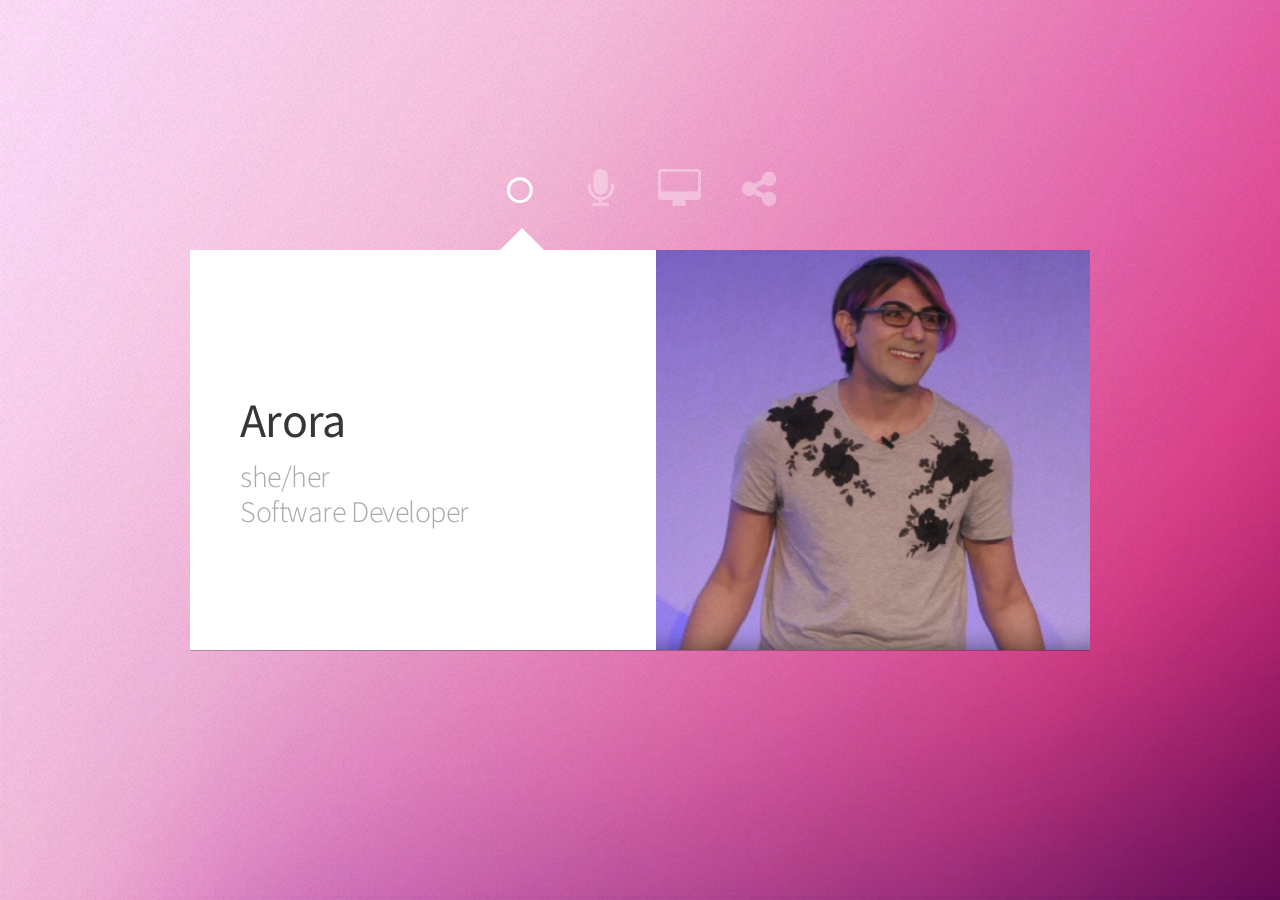
<file: index.html>
<!DOCTYPE HTML>
<!--
	Astral by HTML5 UP
	html5up.net | @ajlkn
	Free for personal and commercial use under the CCA 3.0 license (html5up.net/license)
-->
<html>
	<head>
		<title>Arora</title>
		<meta charset="utf-8" />
		<meta name="viewport" content="width=device-width, initial-scale=1" />
		<!--[if lte IE 8]><script src="assets/js/ie/html5shiv.js"></script><![endif]-->
		<link rel="stylesheet" href="assets/css/main.css" />
		<noscript><link rel="stylesheet" href="assets/css/noscript.css" /></noscript>
		<!--[if lte IE 8]><link rel="stylesheet" href="assets/css/ie8.css" /><![endif]-->

		<meta name="theme-color" content="#bca0d5"/>
		<link rel="manifest" href="/manifest.json">
		<meta property="og:image" content="images/previewimg.png">

		<meta name="twitter:card" content="summary_large_image">
<meta name="twitter:site" content="@AroraXD">
<meta name="twitter:creator" content="@AroraXD">
<meta name="twitter:title" content="Arora">
<meta name="twitter:description" content="Developer Advocate - Hacker - Community Builder">
<meta name="twitter:image" content="https://rawgit.com/uveavanto/uveavanto.github.io/master/images/previewimg.png">

		<script>
		//This is the "Offline copy of pages" service worker
		//Add this below content to your HTML page, or add the js file to your page at the very top to register sercie worker
		if (navigator.serviceWorker.controller) {
  		console.log('[PWA Builder] active service worker found, no need to register')
		} else {
  	//Register the ServiceWorker
  	navigator.serviceWorker.register('sw.js', {
    	scope: './'
  	}).then(function(reg) {
    	console.log('Service worker has been registered for scope:'+ reg.scope);
  	});
	}




		</script>

	</head>
	<body>

		<!-- Wrapper-->
			<div id="wrapper">

				<!-- Nav -->
					<nav id="nav">
						<a href="#me" class="icon fa-genderless  active"><span>Me</span></a>
						<a href="#talks" class="icon fa-microphone"><span>Talks</span></a>
						<a href="#work" class="icon fa-desktop"><span>Projects</span></a>
						<a href="#contact" class="icon  fa-share-alt"><span>Social Media</span></a>
					</nav>

				<!-- Main -->
					<div id="main">

						<!-- Me -->
							<article id="me" class="panel">
								<header>
									<h1>Arora</h1>
									<p>she/her
										<br>Software Developer
									</p>

								</header>

								<a href="https://twitter.com/AroraXD" class="jumplink pic">
									<img src="images/me.jpg" > </img>
								</a>
							</article>


								<!-- Talks -->
									<article id="talks" class="panel">
										<header>
											<h2>Talks and Workshops</h2>
										</header>

										<p>
											Arora is a web/mobile Developer. She loves hacking all types of tech together and encouraging inclusivity in the tech community. Her favourite colour is #b19cd9 and will put the ✨ emoji everywhere unless stopped.
										</p>
										<!---
										<h3>Upcoming</h3>

										<table style="width:100%">
										  <tr>
												<th>Date</th>
										    <th>Topic</th>
										    <th>Event</th>
										  </tr>



										</table>
									-->

										<h3>Past</h3>

										<table style="width:100%">
											<tr>
												<th>Date</th>
												<th>Topic</th>
												<th>Event</th>
												<th>Slides/Video</th>
											</tr>

											<tr>
												<td>21/03/19</td>
										    <td>Transgender Day of Visibility Panel</td>
										    <td><a href="https://www.eventbrite.co.uk/e/accenture-international-transgender-day-of-visibility-panel-event-tickets-55592605981#">Pride at Accenture</a></td>
										  </tr>

											<tr>
												<td>07/12/18</td>
										    <td>Creating Facts from Fiction using Twitter bots</td>
										    <td><a href="https://www.tate.org.uk/whats-on/tate-britain/late/late-tate-britain/truth">Tate Britain</a></td>
												<td><a href="https://tinyurl.com/yddql4vf">slides</a></td>
										  </tr>

											<tr>
												<td>23/10/18</td>
										    <td>Destroying Social Norms in Tech:Organising events no one will</td>
										    <td><a href="https://ti.to/kim.crayton.llc/causeascene-conference-London">#causeascene Conference - London</a></td>
												<td><a href="https://docs.google.com/presentation/d/1DR5OYaEZ2G-UbP7PMm8pWMWKlxKb0_clNoL4t-knpIo/edit?usp=sharing">slides</a></td>
										  </tr>

											<tr>
										    <td>10/05/18</td>
										    <td>Let's build a Progressive Web App</td>
										    <td><a href="https://deltavconf.com/">Delta V Conference</a></td>
												<td><a href="https://goo.gl/jxLx2t">slides</a> <a href="	https://youtu.be/oCjDpObOZPM">video</a></td>
										  </tr>

											<tr>
												<td>06/03/18</td>
												<td>The Story of VR</td>
												<td><a href="http://technight.london//">TechNightLondon</a></td>
												<td><a href="https://goo.gl/yhkpta">slides</a></td>
											</tr>

											<tr>
										    <td>09/02/18</td>
										    <td>Inclusivity in tech panel</td>
										    <td>Kingston LGBTQ month</td>
												<td><a href="https://twitter.com/uveavanto/status/962012185688907776">tweet</a></td>
										  </tr>

											<tr>
												<td>26/01/18</td>
												<td>WebVR and how we can use it</td>
												<td><a href="https://www.eventbrite.co.uk/e/global-game-jam-2018-at-goldsmiths-tickets-41139898544#/">Goldsmiths Global Game Jam 2018</a></td>
												<td><a href="https://goo.gl/tWnm3r">slides</a></td>
											</tr>

											<tr>
										    <td>08/12/17</td>
										    <td>Generative Stories & Twitter Bots</td>
										    <td><a href="https://www.facebook.com/events/148657912432871/">Hacksmiths Workshop</a></td>
												<td><a href="https://goo.gl/XAjohc">slides</a></td>
										  </tr>

											<tr>
										 	 <td>30/11/17</td>
										 	 <td>Intro to WebVR</td>
										 	 <td><a href="https://www.meetup.com/ai-club/events/244942053/">AI Club for Gender Minorities! </a></td>
										 		<td> <a href="https://goo.gl/hZAU39">slides</a> </td>
										  </tr>

											<tr>
												<td>25/11/17</td>
										    <td>Intimate WebVR (Workshop)</td>
										    <td><a href="http://goldsmiths.tech/sex">Sex Tech Hack 2</a></td>
												<td> <a href="https://goo.gl/6PWeuq">slides</a> </td>
										  </tr>
											<tr>
												<td>31/10/17</td>
												<td>Spooky PWA Workshop</td>
												<td><a href="https://skillsmatter.com/meetups/9942-a-workshop-in-pwa-progressive-web-apps">JS Monthly<a></td>
                          <td><a href="https://goo.gl/8ESfr2">slides</a> <a href="https://skillsmatter.com/skillscasts/10875-a-workshop-in-pwa-progressive-web-apps">video</a> <a href="https://glitch.com/~cobweb">materials</a></td>
											</tr>
											<tr>
												<td>28/10/17</td>
												<td>Lets build a PWA (Workshop)</td>
												<td><a href="https://mozillafestival.org">Mozfest</a></td>
												<td><a href="https://goo.gl/gBe8dw">slides</a> <a href="https://glitch.com/~mozfest-pwa">materials</a></td>
											</tr>
											<tr>
												<td>18/10/17</td>
												<td>VR Tranquilitie</td>
												<td><a href="http://www.smarttextilessalon.com">Smart Textiles Salon</a></td>
												<td><a href="https://twitter.com/uveavanto/status/920652218356842496">tweet</a></td>
											</tr>
											<tr>
												<td>12/10/17</td>
												<td>Spooky Scary WebVR</td>
												<td><a href="https://www.eventbrite.com/e/fusion-meetup-birmingham-october-2017-tickets-37807554413">Fusion Meetup</a></td>
												<td><a href="https://goo.gl/GDkozh">slides</a></td>
											</tr>
											<tr>
												<td>28/09/17</td>
												<td>Destroying Social Norms in Tech</td>
												<td><a href="https://www.meetup.com/Queer-Code-London/events/242437220/">Queer Code London</a></td>
												<td><a href="https://goo.gl/X7ghzZ">slides</a></td>
											</tr>
											<tr>
												<td>23/09/17</td>
												<td>Intro to Making WebVR Games Workshop</td>
												<td><a href="http://hackthemidlands.co.uk">HackTheMiddlands</a></td>
												<td><a href="https://goo.gl/BhYtga">slides</a></td>
											</tr>
											<tr>
												<td>20/09/17</td>
												<td>Let's build a PWA</td>
												<td>Samsung Web Tech Conf</td>
											</tr>
											<tr>
												<td>16/09/17</td>
												<td>Destroying Social Norms in Tech</td>
												<td><a href="https://hackcon.mlh.io/events/europe/">Hackcon</a></td>
												<td><a href="https://goo.gl/6QDndC">slides</a></td>
											</tr>
											<tr>
												<td>07/09/17</td>
												<td>WebVR and how we can use it</td>
												<td><a href="https://www.eventbrite.co.uk/e/code-club-back-to-school-meetup-london-tickets-37062588199">Code Club London</a></td>
												<td><a href="https://goo.gl/vVY8Ts">slides</a></td>
											</tr>
											<tr>
												<td>05/09/17</td>
												<td>Let's Build a PWA: Potions, Spells and Tools</td>
												<td><a href="https://www.meetup.com/London-Progressive-Web-Apps/events/240907287/">PWA Meetup</a></td>
												<td><a href="https://goo.gl/e8DrAa">slides</a></td>
											</tr>
											<tr>
												<td>22/08/17</td>
												<td>WebVR: Connecting people, pandas and you</td>
												<td><a href="https://www.meetup.com/js-monthly/events/242026825/">JS Monthly</a></td>
												<td><a href="https://goo.gl/J9h8Ms">slides</a> <a href="https://pusher.com/sessions/meetup/js-monthly-london/webvr-connecting-people-pandas-and-you">video</a></td>
											</tr>
											<tr>
												<td>19/08/17</td>
												<td>What is WebVR? How can I use it?</td>
												<td><a href="https://www.meetup.com/Queer-Code-London/events/241463229/">Queer Code London</a></td>
												<td><a href="https://goo.gl/DzPq2M">slides</a></td>
											</tr>
											<tr>
												<td>06/08/17</td>
												<td>Destroying Social Norms in Tech</td>
												<td><a href="https://sites.grenadine.co/sites/nineworlds/en/2017/schedule/882/Shitting+on+Social+Norms+in+Tech%3A+Organizing+Events+No-One+Else+Will">Nineworlds</a></td>
												<td><a href="https://goo.gl/rj45Jz">slides</a></td>
											</tr>
											<tr>
												<td>29/07/17</td>
												<td>Opening/Closing Talks</td>
												<td><a href="https://nonbinary.tech">Non Binary in Tech</a></td>
											</tr>
											<tr>
												<td>05/07/17</td>
												<td>How is WebVR Currently Used</td>
												<td><a href="https://www.meetup.com/WebXR-Paris/events/240575459/">WebXR Paris</a></td>
												<td><a href="https://goo.gl/8MbrBZ">slides</a></td>
											</tr>
											<tr>
												<td>26/06/17</td>
												<td>Making WebVR Games</td>
												<td><a href="https://www.codebar.io">CodeBar</a></td>
												<td><a href="https://goo.gl/gf8Quq">slides</a></td>
											</tr>
											<tr>
												<td>22/02/17</td>
												<td>Generative Stories & Twitter Bots</td>
												<td><a href="https://www.facebook.com/events/1405606162804906/">Hacksmiths</a></td>
												<td><a href="https://goo.gl/0ruzcr">slides</a></td>
											</tr>

										</table>

									</article>

						<!-- Work -->
							<article id="work" class="panel">
								<header>
									<h2>Projects</h2>
								</header>
								<section>
									<div class="row">

										<div class="4u 12u$(mobile)">
											<a href="https://www.net-a-porter.com" class="image fit" target="_blank"><img src="images/nap.jpg" alt=""></a>
										</div>
										<div class="4u 12u$(mobile)">
											<a href="https://www.mrporter.com" class="image fit" target="_blank"><img src="images/mrp.jpg" alt=""></a>
										</div>
										<div class="4u$ 12u$(mobile)">
											<a href="https://www.theoutnet.com" class="image fit" target="_blank"><img src="images/ton.jpg" alt=""></a>
										</div>

										<div class="6u 12u$(mobile)">
											<a href="https://apps.apple.com/gb/app/net-a-porter-designer-clothes/id318597939" class="image fit" target="_blank"><img src="images/nap-app.png" alt=""></a>
										</div>
										<div class="6u$ 12u$(mobile)">
											<a href="https://apps.apple.com/gb/app/mr-porter-luxury-fashion/id481673241" class="image fit" target="_blank"><img src="images/mrp-app.png" alt=""></a>
										</div>


										<div class="3u 12u$(mobile)">
											<a href="https://glitch.com/~trans-gp-finder" class="image fit" target="_blank"><img src="images/gp-finder.jpg" alt=""></a>
										</div>
										<div class="3u 12u$(mobile)">
											<a href="https://glitch.com/~hungry-pandas2" class="image fit" target="_blank"><img src="images/hungrypandas.png" alt=""></a>
										</div>
										<div class="3u 12u$(mobile)">
											<a href="https://glitch.com/~spooky-webvr" class="image fit" target="_blank"><img src="images/spooky.png" alt=""></a>
										</div>
										<div class="3u$ 12u$(mobile)">
											<a href="https://glitch.com/~dragonites" class="image fit" target="_blank"><img src="images/dragonites.png" alt=""></a>
										</div>
										<div class="2u 12u$(mobile)">
											<a href="https://apps.facebook.com/trailblazergame/" class="image fit" target="_blank"><img src="images/trailblazer2.png" alt=""></a>
										</div>
										<div class="2u 12u$(mobile)">
											<a href="http://eireniart.uk/fiscafe/" class="image fit" target="_blank"><img src="images/fiscafe_icon.png" alt=""></a>
										</div>
										<div class="2u 12u$(mobile)">
											<a href="https://devpost.com/software/blush" class="image fit" target="_blank"><img src="images/blush.jpg" alt=""></a>
										</div>
										<div class="2u 12u$(mobile)">
											<a href="https://aroraxd.itch.io/monster-rush" class="image fit" target="_blank"><img src="images/monsterrush_icon.png" alt=""></a>
										</div>
										<div class="2u 12u$(mobile)">
											<a href="https://play.google.com/store/apps/details?id=com.GP3.DrawnDefence" class="image fit" target="_blank"><img src="images/scribble_icon.png" alt=""></a>
										</div>
										<div class="2u 12u$(mobile)">
											<a href="https://play.google.com/store/apps/details?id=processing.test.sandrunner" class="image fit" target="_blank"><img src="images/sandrunner_icon.png" alt=""></a>
										</div>
										<!--
										<div class="4u$ 12u$(mobile)">
											<a href="#" class="image fit"><img src="images/pic05.jpg" alt=""></a>
										</div>
										<div class="4u$ 12u$(mobile)">
											<a href="#" class="image fit"><img src="images/pic06.jpg" alt=""></a>
										</div>
										<div class="4u 12u$(mobile)">
											<a href="#" class="image fit"><img src="images/pic07.jpg" alt=""></a>
										</div>
										<div class="4u 12u$(mobile)">
											<a href="#" class="image fit"><img src="images/pic08.jpg" alt=""></a>
										</div>
										<div class="4u$ 12u$(mobile)">
											<a href="#" class="image fit"><img src="images/pic09.jpg" alt=""></a>
										</div>
										<div class="4u 12u$(mobile)">
											<a href="#" class="image fit"><img src="images/pic10.jpg" alt=""></a>
										</div>
										<div class="4u 12u$(mobile)">
											<a href="#" class="image fit"><img src="images/pic11.jpg" alt=""></a>
										</div>
										<div class="4u$ 12u$(mobile)">
											<a href="#" class="image fit"><img src="images/pic12.jpg" alt=""></a>
										</div>
									-->
									</div>
								</section>
							</article>

						<!-- Contact -->
							<article id="contact" class="panel">
								<header>
									<h2>Social Media</h2>

								</header>
								<h1><a href="https://twitter.com/AroraXD" class="icon fa-twitter"><span> Twitter</span></a>
								<br>
								<br>
								<a href="https://medium.com/@AroraXD" class="icon fa-medium"><span> Medium</span></a>
								<br>
								<br>
								<a href="https://github.com/AroraXD" class="icon fa-github"><span> GitHub</span></a>
								<br>
								<br>
								<a href="https://www.linkedin.com/in/AroraXD/" class="icon fa-linkedin"><span> Linkedin</span></a>
								<br>
								<br>
								<a href="https://www.facebook.com/AroraXD" class="icon fa-facebook-official"><span> Facebook</span></a>
								<br>
								<br>
								<a href="https://www.instagram.com/AroraaXD/" class="icon fa-instagram"><span> Instagram</span></a>
								<br>
								<br>
								<a href="https://AroraXD.itch.io" class="icon fa-gamepad"><span> itch.io</span></a>
								<br>
								<br>
								<a href="https://devpost.com/AroraXD" class="icon fa-th "><span> Devpost</span></a>
								<br>
								<br>
								<a href="https://glitch.com/@AroraXD" class="icon fa-code"><span> Glitch</span></a>
							</h1>
							</article>
					</div>

				<!-- Footer -->
					<div id="footer">
						<!--
						<ul class="copyright">
							<li>Design: <a href="http://html5up.net">HTML5 UP</a></li>
						</ul>
					-->
					</div>

			</div>

		<!-- Scripts -->
			<script src="assets/js/jquery.min.js"></script>
			<script src="assets/js/skel.min.js"></script>
			<script src="assets/js/skel-viewport.min.js"></script>
			<script src="assets/js/util.js"></script>
			<!--[if lte IE 8]><script src="assets/js/ie/respond.min.js"></script><![endif]-->
			<script src="assets/js/main.js"></script>

	</body>
</html>
</file>
<file: assets/css/noscript.css>
/*
	Astral by HTML5 UP
	html5up.net | @ajlkn
	Free for personal and commercial use under the CCA 3.0 license (html5up.net/license)
*/

/* Wrapper */

	#wrapper {
		opacity: 1.0;
	}

/* Nav */

	#nav {
		margin-top: 4em;
	}

		#nav a {
			opacity: 1.0;
		}

			#nav a:before, #nav a:after {
				display: none;
			}

			#nav a span {
				top: 0;
				opacity: 1.0;
			}

				#nav a span:after {
					display: none;
				}

/* Panels */

	#main {
		background: none;
		box-shadow: none;
	}

	.panel {
		position: relative;
		background: #ffffff;
		box-shadow: 0px 1px 0px 0px rgba(0, 0, 0, 0.25);
	}
</file>
<file: assets/css/ie8.css>
/*
	Astral by HTML5 UP
	html5up.net | @ajlkn
	Free for personal and commercial use under the CCA 3.0 license (html5up.net/license)
*/

/* Basic */

	body {
		background-image: url("images/bg.jpg");
		background-size: cover;
		-ms-behavior: url("assets/js/ie/backgroundsize.min.htc");
	}

/* Section/Article */

	section > .last-child, section.last-child, article > .last-child, article.last-child {
		margin-bottom: 0;
	}

/* Nav */

	#nav a span {
		display: none !important;
	}

	#nav a:before {
		font-size: 1.75em;
	}
</file>
<file: assets/css/main.css>
@import url("https://fonts.googleapis.com/css?family=Source+Sans+Pro:300,400,300italic,400italic");
@import url("font-awesome.min.css");

/*
	Astral by HTML5 UP
	html5up.net | @ajlkn
	Free for personal and commercial use under the CCA 3.0 license (html5up.net/license)
*/

/* Reset */

	html, body, div, span, applet, object, iframe, h1, h2, h3, h4, h5, h6, p, blockquote, pre, a, abbr, acronym, address, big, cite, code, del, dfn, em, img, ins, kbd, q, s, samp, small, strike, strong, sub, sup, tt, var, b, u, i, center, dl, dt, dd, ol, ul, li, fieldset, form, label, legend, table, caption, tbody, tfoot, thead, tr, th, td, article, aside, canvas, details, embed, figure, figcaption, footer, header, hgroup, menu, nav, output, ruby, section, summary, time, mark, audio, video {
		margin: 0;
		padding: 0;
		border: 0;
		font-size: 100%;
		font: inherit;
		vertical-align: baseline;
	}

	article, aside, details, figcaption, figure, footer, header, hgroup, menu, nav, section {
		display: block;
	}

	body {
		line-height: 1;
	}

	ol, ul {
		list-style: none;
	}

	blockquote, q {
		quotes: none;
	}

	blockquote:before, blockquote:after, q:before, q:after {
		content: '';
		content: none;
	}

	table {
		border-collapse: collapse;
		border-spacing: 0;
	}

	body {
		-webkit-text-size-adjust: none;
	}

/* Box Model */

	*, *:before, *:after {
		-moz-box-sizing: border-box;
		-webkit-box-sizing: border-box;
		box-sizing: border-box;
	}

/* Grid */

	.row {
		border-bottom: solid 1px transparent;
		-moz-box-sizing: border-box;
		-webkit-box-sizing: border-box;
		box-sizing: border-box;
	}

	.row > * {
		float: left;
		-moz-box-sizing: border-box;
		-webkit-box-sizing: border-box;
		box-sizing: border-box;
	}

	.row:after, .row:before {
		content: '';
		display: block;
		clear: both;
		height: 0;
	}

	.row.uniform > * > :first-child {
		margin-top: 0;
	}

	.row.uniform > * > :last-child {
		margin-bottom: 0;
	}

	.row.\30 \25 > * {
		padding: 0 0 0 0px;
	}

	.row.\30 \25 {
		margin: 0 0 -1px 0px;
	}

	.row.uniform.\30 \25 > * {
		padding: 0px 0 0 0px;
	}

	.row.uniform.\30 \25 {
		margin: 0px 0 -1px 0px;
	}

	.row > * {
		padding: 0 0 0 40px;
	}

	.row {
		margin: 0 0 -1px -40px;
	}

	.row.uniform > * {
		padding: 40px 0 0 40px;
	}

	.row.uniform {
		margin: -40px 0 -1px -40px;
	}

	.row.\32 00\25 > * {
		padding: 0 0 0 80px;
	}

	.row.\32 00\25 {
		margin: 0 0 -1px -80px;
	}

	.row.uniform.\32 00\25 > * {
		padding: 80px 0 0 80px;
	}

	.row.uniform.\32 00\25 {
		margin: -80px 0 -1px -80px;
	}

	.row.\31 50\25 > * {
		padding: 0 0 0 60px;
	}

	.row.\31 50\25 {
		margin: 0 0 -1px -60px;
	}

	.row.uniform.\31 50\25 > * {
		padding: 60px 0 0 60px;
	}

	.row.uniform.\31 50\25 {
		margin: -60px 0 -1px -60px;
	}

	.row.\35 0\25 > * {
		padding: 0 0 0 20px;
	}

	.row.\35 0\25 {
		margin: 0 0 -1px -20px;
	}

	.row.uniform.\35 0\25 > * {
		padding: 20px 0 0 20px;
	}

	.row.uniform.\35 0\25 {
		margin: -20px 0 -1px -20px;
	}

	.row.\32 5\25 > * {
		padding: 0 0 0 10px;
	}

	.row.\32 5\25 {
		margin: 0 0 -1px -10px;
	}

	.row.uniform.\32 5\25 > * {
		padding: 10px 0 0 10px;
	}

	.row.uniform.\32 5\25 {
		margin: -10px 0 -1px -10px;
	}

	.\31 2u, .\31 2u\24 {
		width: 100%;
		clear: none;
		margin-left: 0;
	}

	.\31 1u, .\31 1u\24 {
		width: 91.6666666667%;
		clear: none;
		margin-left: 0;
	}

	.\31 0u, .\31 0u\24 {
		width: 83.3333333333%;
		clear: none;
		margin-left: 0;
	}

	.\39 u, .\39 u\24 {
		width: 75%;
		clear: none;
		margin-left: 0;
	}

	.\38 u, .\38 u\24 {
		width: 66.6666666667%;
		clear: none;
		margin-left: 0;
	}

	.\37 u, .\37 u\24 {
		width: 58.3333333333%;
		clear: none;
		margin-left: 0;
	}

	.\36 u, .\36 u\24 {
		width: 50%;
		clear: none;
		margin-left: 0;
	}

	.\35 u, .\35 u\24 {
		width: 41.6666666667%;
		clear: none;
		margin-left: 0;
	}

	.\34 u, .\34 u\24 {
		width: 33.3333333333%;
		clear: none;
		margin-left: 0;
	}

	.\33 u, .\33 u\24 {
		width: 25%;
		clear: none;
		margin-left: 0;
	}

	.\32 u, .\32 u\24 {
		width: 16.6666666667%;
		clear: none;
		margin-left: 0;
	}

	.\31 u, .\31 u\24 {
		width: 8.3333333333%;
		clear: none;
		margin-left: 0;
	}

	.\31 2u\24 + *,
	.\31 1u\24 + *,
	.\31 0u\24 + *,
	.\39 u\24 + *,
	.\38 u\24 + *,
	.\37 u\24 + *,
	.\36 u\24 + *,
	.\35 u\24 + *,
	.\34 u\24 + *,
	.\33 u\24 + *,
	.\32 u\24 + *,
	.\31 u\24 + * {
		clear: left;
	}

	.\-11u {
		margin-left: 91.66667%;
	}

	.\-10u {
		margin-left: 83.33333%;
	}

	.\-9u {
		margin-left: 75%;
	}

	.\-8u {
		margin-left: 66.66667%;
	}

	.\-7u {
		margin-left: 58.33333%;
	}

	.\-6u {
		margin-left: 50%;
	}

	.\-5u {
		margin-left: 41.66667%;
	}

	.\-4u {
		margin-left: 33.33333%;
	}

	.\-3u {
		margin-left: 25%;
	}

	.\-2u {
		margin-left: 16.66667%;
	}

	.\-1u {
		margin-left: 8.33333%;
	}

	@media screen and (min-width: 737px) {

		.row > * {
			padding: 25px 0 0 25px;
		}

		.row {
			margin: -25px 0 -1px -25px;
		}

		.row.uniform > * {
			padding: 25px 0 0 25px;
		}

		.row.uniform {
			margin: -25px 0 -1px -25px;
		}

		.row.\32 00\25 > * {
			padding: 50px 0 0 50px;
		}

		.row.\32 00\25 {
			margin: -50px 0 -1px -50px;
		}

		.row.uniform.\32 00\25 > * {
			padding: 50px 0 0 50px;
		}

		.row.uniform.\32 00\25 {
			margin: -50px 0 -1px -50px;
		}

		.row.\31 50\25 > * {
			padding: 37.5px 0 0 37.5px;
		}

		.row.\31 50\25 {
			margin: -37.5px 0 -1px -37.5px;
		}

		.row.uniform.\31 50\25 > * {
			padding: 37.5px 0 0 37.5px;
		}

		.row.uniform.\31 50\25 {
			margin: -37.5px 0 -1px -37.5px;
		}

		.row.\35 0\25 > * {
			padding: 12.5px 0 0 12.5px;
		}

		.row.\35 0\25 {
			margin: -12.5px 0 -1px -12.5px;
		}

		.row.uniform.\35 0\25 > * {
			padding: 12.5px 0 0 12.5px;
		}

		.row.uniform.\35 0\25 {
			margin: -12.5px 0 -1px -12.5px;
		}

		.row.\32 5\25 > * {
			padding: 6.25px 0 0 6.25px;
		}

		.row.\32 5\25 {
			margin: -6.25px 0 -1px -6.25px;
		}

		.row.uniform.\32 5\25 > * {
			padding: 6.25px 0 0 6.25px;
		}

		.row.uniform.\32 5\25 {
			margin: -6.25px 0 -1px -6.25px;
		}

		.\31 2u\28desktop\29, .\31 2u\24\28desktop\29 {
			width: 100%;
			clear: none;
			margin-left: 0;
		}

		.\31 1u\28desktop\29, .\31 1u\24\28desktop\29 {
			width: 91.6666666667%;
			clear: none;
			margin-left: 0;
		}

		.\31 0u\28desktop\29, .\31 0u\24\28desktop\29 {
			width: 83.3333333333%;
			clear: none;
			margin-left: 0;
		}

		.\39 u\28desktop\29, .\39 u\24\28desktop\29 {
			width: 75%;
			clear: none;
			margin-left: 0;
		}

		.\38 u\28desktop\29, .\38 u\24\28desktop\29 {
			width: 66.6666666667%;
			clear: none;
			margin-left: 0;
		}

		.\37 u\28desktop\29, .\37 u\24\28desktop\29 {
			width: 58.3333333333%;
			clear: none;
			margin-left: 0;
		}

		.\36 u\28desktop\29, .\36 u\24\28desktop\29 {
			width: 50%;
			clear: none;
			margin-left: 0;
		}

		.\35 u\28desktop\29, .\35 u\24\28desktop\29 {
			width: 41.6666666667%;
			clear: none;
			margin-left: 0;
		}

		.\34 u\28desktop\29, .\34 u\24\28desktop\29 {
			width: 33.3333333333%;
			clear: none;
			margin-left: 0;
		}

		.\33 u\28desktop\29, .\33 u\24\28desktop\29 {
			width: 25%;
			clear: none;
			margin-left: 0;
		}

		.\32 u\28desktop\29, .\32 u\24\28desktop\29 {
			width: 16.6666666667%;
			clear: none;
			margin-left: 0;
		}

		.\31 u\28desktop\29, .\31 u\24\28desktop\29 {
			width: 8.3333333333%;
			clear: none;
			margin-left: 0;
		}

		.\31 2u\24\28desktop\29 + *,
		.\31 1u\24\28desktop\29 + *,
		.\31 0u\24\28desktop\29 + *,
		.\39 u\24\28desktop\29 + *,
		.\38 u\24\28desktop\29 + *,
		.\37 u\24\28desktop\29 + *,
		.\36 u\24\28desktop\29 + *,
		.\35 u\24\28desktop\29 + *,
		.\34 u\24\28desktop\29 + *,
		.\33 u\24\28desktop\29 + *,
		.\32 u\24\28desktop\29 + *,
		.\31 u\24\28desktop\29 + * {
			clear: left;
		}

		.\-11u\28desktop\29 {
			margin-left: 91.66667%;
		}

		.\-10u\28desktop\29 {
			margin-left: 83.33333%;
		}

		.\-9u\28desktop\29 {
			margin-left: 75%;
		}

		.\-8u\28desktop\29 {
			margin-left: 66.66667%;
		}

		.\-7u\28desktop\29 {
			margin-left: 58.33333%;
		}

		.\-6u\28desktop\29 {
			margin-left: 50%;
		}

		.\-5u\28desktop\29 {
			margin-left: 41.66667%;
		}

		.\-4u\28desktop\29 {
			margin-left: 33.33333%;
		}

		.\-3u\28desktop\29 {
			margin-left: 25%;
		}

		.\-2u\28desktop\29 {
			margin-left: 16.66667%;
		}

		.\-1u\28desktop\29 {
			margin-left: 8.33333%;
		}

	}

	@media screen and (max-width: 736px) {

		.row > * {
			padding: 15px 0 0 15px;
		}

		.row {
			margin: -15px 0 -1px -15px;
		}

		.row.uniform > * {
			padding: 15px 0 0 15px;
		}

		.row.uniform {
			margin: -15px 0 -1px -15px;
		}

		.row.\32 00\25 > * {
			padding: 30px 0 0 30px;
		}

		.row.\32 00\25 {
			margin: -30px 0 -1px -30px;
		}

		.row.uniform.\32 00\25 > * {
			padding: 30px 0 0 30px;
		}

		.row.uniform.\32 00\25 {
			margin: -30px 0 -1px -30px;
		}

		.row.\31 50\25 > * {
			padding: 22.5px 0 0 22.5px;
		}

		.row.\31 50\25 {
			margin: -22.5px 0 -1px -22.5px;
		}

		.row.uniform.\31 50\25 > * {
			padding: 22.5px 0 0 22.5px;
		}

		.row.uniform.\31 50\25 {
			margin: -22.5px 0 -1px -22.5px;
		}

		.row.\35 0\25 > * {
			padding: 7.5px 0 0 7.5px;
		}

		.row.\35 0\25 {
			margin: -7.5px 0 -1px -7.5px;
		}

		.row.uniform.\35 0\25 > * {
			padding: 7.5px 0 0 7.5px;
		}

		.row.uniform.\35 0\25 {
			margin: -7.5px 0 -1px -7.5px;
		}

		.row.\32 5\25 > * {
			padding: 3.75px 0 0 3.75px;
		}

		.row.\32 5\25 {
			margin: -3.75px 0 -1px -3.75px;
		}

		.row.uniform.\32 5\25 > * {
			padding: 3.75px 0 0 3.75px;
		}

		.row.uniform.\32 5\25 {
			margin: -3.75px 0 -1px -3.75px;
		}

		.\31 2u\28mobile\29, .\31 2u\24\28mobile\29 {
			width: 100%;
			clear: none;
			margin-left: 0;
		}

		.\31 1u\28mobile\29, .\31 1u\24\28mobile\29 {
			width: 91.6666666667%;
			clear: none;
			margin-left: 0;
		}

		.\31 0u\28mobile\29, .\31 0u\24\28mobile\29 {
			width: 83.3333333333%;
			clear: none;
			margin-left: 0;
		}

		.\39 u\28mobile\29, .\39 u\24\28mobile\29 {
			width: 75%;
			clear: none;
			margin-left: 0;
		}

		.\38 u\28mobile\29, .\38 u\24\28mobile\29 {
			width: 66.6666666667%;
			clear: none;
			margin-left: 0;
		}

		.\37 u\28mobile\29, .\37 u\24\28mobile\29 {
			width: 58.3333333333%;
			clear: none;
			margin-left: 0;
		}

		.\36 u\28mobile\29, .\36 u\24\28mobile\29 {
			width: 50%;
			clear: none;
			margin-left: 0;
		}

		.\35 u\28mobile\29, .\35 u\24\28mobile\29 {
			width: 41.6666666667%;
			clear: none;
			margin-left: 0;
		}

		.\34 u\28mobile\29, .\34 u\24\28mobile\29 {
			width: 33.3333333333%;
			clear: none;
			margin-left: 0;
		}

		.\33 u\28mobile\29, .\33 u\24\28mobile\29 {
			width: 25%;
			clear: none;
			margin-left: 0;
		}

		.\32 u\28mobile\29, .\32 u\24\28mobile\29 {
			width: 16.6666666667%;
			clear: none;
			margin-left: 0;
		}

		.\31 u\28mobile\29, .\31 u\24\28mobile\29 {
			width: 8.3333333333%;
			clear: none;
			margin-left: 0;
		}

		.\31 2u\24\28mobile\29 + *,
		.\31 1u\24\28mobile\29 + *,
		.\31 0u\24\28mobile\29 + *,
		.\39 u\24\28mobile\29 + *,
		.\38 u\24\28mobile\29 + *,
		.\37 u\24\28mobile\29 + *,
		.\36 u\24\28mobile\29 + *,
		.\35 u\24\28mobile\29 + *,
		.\34 u\24\28mobile\29 + *,
		.\33 u\24\28mobile\29 + *,
		.\32 u\24\28mobile\29 + *,
		.\31 u\24\28mobile\29 + * {
			clear: left;
		}

		.\-11u\28mobile\29 {
			margin-left: 91.66667%;
		}

		.\-10u\28mobile\29 {
			margin-left: 83.33333%;
		}

		.\-9u\28mobile\29 {
			margin-left: 75%;
		}

		.\-8u\28mobile\29 {
			margin-left: 66.66667%;
		}

		.\-7u\28mobile\29 {
			margin-left: 58.33333%;
		}

		.\-6u\28mobile\29 {
			margin-left: 50%;
		}

		.\-5u\28mobile\29 {
			margin-left: 41.66667%;
		}

		.\-4u\28mobile\29 {
			margin-left: 33.33333%;
		}

		.\-3u\28mobile\29 {
			margin-left: 25%;
		}

		.\-2u\28mobile\29 {
			margin-left: 16.66667%;
		}

		.\-1u\28mobile\29 {
			margin-left: 8.33333%;
		}

	}

/* Basic */

	body {
		background-image: url("images/overlay.png"), url("images/bg.jpg");
		background-repeat: repeat, no-repeat;
		background-size: auto, 100% 100%;
		font-family: 'Source Sans Pro', sans-serif;
		font-weight: 300;
		color: #777777;
	}

		body.is-loading *, body.is-loading *:before, body.is-loading *:after {
			-moz-transition: none !important;
			-webkit-transition: none !important;
			-ms-transition: none !important;
			transition: none !important;
			-moz-animation: none !important;
			-webkit-animation: none !important;
			-ms-animation: none !important;
			animation: none !important;
		}

	input, textarea, select {
		font-family: 'Source Sans Pro', sans-serif;
		font-weight: 300;
		color: #777777;
	}

	strong, b, h1, h2, h3, h4, h5, h6 {
		font-weight: 400;
		color: #363636;
	}

	blockquote {
		border-left: solid 0.5em #ddd;
		padding: 1em 0 1em 2em;
		font-style: italic;
	}

	em, i {
		font-style: italic;
	}

	hr {
		border: 0;
		border-top: solid 1px #ddd;
		padding: 1.5em 0 0 0;
		margin: 1.75em 0 0 0;
	}

	sub {
		position: relative;
		top: 0.5em;
		font-size: 0.8em;
	}

	sup {
		position: relative;
		top: -0.5em;
		font-size: 0.8em;
	}

	br.clear {
		clear: both;
	}

	p, ul, ol, dl, table, blockquote, form {
		margin-bottom: 2em;
	}

/* Table */

	table {
		width: 100%;
	}

		table.default tbody tr {
			border-bottom: solid 1px #f4f4f4;
		}

		table.default td {
			padding: 0.5em 1em 0.5em 1em;
		}

		table.default th {
			text-align: left;
			font-weight: 400;
			padding: 0.5em 1em 0.5em 1em;
		}

		table.default thead {
			border-bottom: solid 2px #f4f4f4;
		}

/* Form */

	form label {
		display: block;
		font-weight: 400;
		color: #363636;
		margin: 0 0 1em 0;
	}

	form input[type="text"],
	form input[type="email"],
	form input[type="password"],
	form select,
	form textarea {
		-webkit-appearance: none;
		border: 0;
		background: #f4f4f4;
		padding: 0.75em;
		width: 100%;
		-moz-transition: background-color .25s ease-in-out;
		-webkit-transition: background-color .25s ease-in-out;
		-ms-transition: background-color .25s ease-in-out;
		transition: background-color .25s ease-in-out;
	}

		form input[type="text"]:focus,
		form input[type="email"]:focus,
		form input[type="password"]:focus,
		form select:focus,
		form textarea:focus {
			background: #f8f8f8;
		}

	form input[type="text"],
	form input[type="email"],
	form input[type="password"],
	form select {
		line-height: 1.35em;
	}

	form ::-webkit-input-placeholder {
		color: #999;
	}

	form :-moz-placeholder {
		color: #999;
	}

	form ::-moz-placeholder {
		color: #999;
	}

	form :-ms-input-placeholder {
		color: #999;
	}

/* Section/Article */

	section, article {
		margin-bottom: 3em;
	}

		section > :last-child, section:last-child, article > :last-child, article:last-child {
			margin-bottom: 0;
		}

	header > p {
		color: #aaa;
	}

/* Image */

	.image {
		display: inline-block;
	}

		.image img {
			display: block;
			width: 100%;
		}

		.image.fit {
			display: block;
			width: 100%;
		}

		.image.featured {
			display: block;
			width: 100%;
			margin: 0 0 2em 0;
		}

		.image.left {
			float: left;
			margin: 0 2em 2em 0;
		}

		.image.centered {
			display: block;
			margin: 0 0 2em 0;
		}

			.image.centered img {
				margin: 0 auto;
				width: auto;
			}

/* Button */

	input[type="button"],
	input[type="submit"],
	input[type="reset"],
	button,
	.button {
		-webkit-appearance: none;
		display: inline-block;
		background-color: #222222;
		color: #ffffff;
		border: 0;
		cursor: pointer;
		outline: 0;
		-moz-transition: background-color .25s ease-in-out;
		-webkit-transition: background-color .25s ease-in-out;
		-ms-transition: background-color .25s ease-in-out;
		transition: background-color .25s ease-in-out;
	}

		input[type="button"]:hover,
		input[type="submit"]:hover,
		input[type="reset"]:hover,
		button:hover,
		.button:hover {
			background-color: #333333;
		}

		input[type="button"]:active,
		input[type="submit"]:active,
		input[type="reset"]:active,
		button:active,
		.button:active {
			background-color: #444444;
		}

		input[type="button"].alt,
		input[type="submit"].alt,
		input[type="reset"].alt,
		button.alt,
		.button.alt {
			background-color: #777777;
		}

			input[type="button"].alt:hover,
			input[type="submit"].alt:hover,
			input[type="reset"].alt:hover,
			button.alt:hover,
			.button.alt:hover {
				background-color: #888888;
			}

			input[type="button"].alt:active,
			input[type="submit"].alt:active,
			input[type="reset"].alt:active,
			button.alt:active,
			.button.alt:active {
				background-color: #999999;
			}

/* List */

	ul.default {
		list-style: disc;
		padding-left: 1em;
	}

		ul.default li {
			padding-left: 0.5em;
		}

	ul.actions li {
		display: inline-block;
		margin-left: 0.5em;
	}

		ul.actions li:first-child {
			margin-left: 0;
		}

	ol.default {
		list-style: decimal;
		padding-left: 1.25em;
	}

		ol.default li {
			padding-left: 0.25em;
		}

/* Icons */

	.icon {
		position: relative;
		text-decoration: none;
	}

		.icon:before {
			-moz-osx-font-smoothing: grayscale;
			-webkit-font-smoothing: antialiased;
			font-family: FontAwesome;
			font-style: normal;
			font-weight: normal;
			text-transform: none !important;
		}

		.icon > .label {
			display: none;
		}

/* Nav */

	#nav a {
		position: relative;
		display: inline-block;
		color: #ffffff;
		width: 1em;
		height: 1em;
		line-height: 0.9em;
	}

		#nav a.icon:before {
			padding-right: 0;
		}

/* Panels */

	#main {
		position: relative;
		overflow: hidden;
	}

	.panel {
		position: relative;
	}

/* Me */

	#me .pic {
		position: relative;
		display: block;
	}

		#me .pic:before {
			content: '';
			position: absolute;
			top: 0;
			left: 0;
			background: url("images/overlay.png");
			width: 100%;
			height: 100%;
			z-index: 1;
		}

/* Footer */

	#footer {
		color: #ccc;
		color: rgba(255, 255, 255, 0.45);
	}

		#footer a {
			color: #ddd;
			color: rgba(255, 255, 255, 0.65);
			-moz-transition: color .25s ease-in-out;
			-webkit-transition: color .25s ease-in-out;
			-ms-transition: color .25s ease-in-out;
			transition: color .25s ease-in-out;
		}

			#footer a:hover {
				color: white;
			}

		#footer .copyright li {
			display: inline-block;
		}

			#footer .copyright li:before {
				display: inline;
				content: '\2022';
				opacity: 0.5;
				padding: 0 0.75em 0 0.75em;
			}

			#footer .copyright li:first-child:before {
				display: none;
			}

/* Desktop */

	@media screen and (min-width: 737px) {

		/* Basic */

			html {
				min-width: 100%;
				min-height: 100%;
			}

			body {
				width: 100%;
				min-width: 1000px;
				min-height: 100%;
				overflow-y: scroll;
				background-attachment: fixed;
				font-size: 14pt;
				line-height: 1.75em;
			}

			input, textarea, select {
				font-size: 14pt;
				line-height: 1.75em;
			}

			h1 {
				font-size: 2.4em;
				letter-spacing: -0.015em;
			}

			h2 {
				font-size: 1.8em;
				letter-spacing: -0.015em;
			}

			h3, h4, h5, h6 {
				font-size: 1.25em;
				letter-spacing: -0.015em;
			}

		/* Section/Article */

			header {
				margin: 0 0 1.5em 0;
			}

				header > p {
					margin: 0.5em 0 0 0;
				}

		/* Button */

			input[type="button"],
			input[type="submit"],
			input[type="reset"],
			button,
			.button {
				padding: 0.7em 1.5em 0.7em 1.5em;
			}

				input[type="button"].small,
				input[type="submit"].small,
				input[type="reset"].small,
				button.small,
				.button.small {
					font-size: 0.75em;
				}

				input[type="button"].big,
				input[type="submit"].big,
				input[type="reset"].big,
				button.big,
				.button.big {
					font-size: 1.25em;
					padding: 0.5em 1.25em 0.5em 1.25em;
				}

				input[type="button"].huge,
				input[type="submit"].huge,
				input[type="reset"].huge,
				button.huge,
				.button.huge {
					font-size: 1.5em;
					padding: 0.5em 1.25em 0.5em 1.25em;
				}

		/* Wrapper */

			#wrapper {
				width: 45em;
				margin: 0 auto;
				opacity: 0.00001;
			}

				#wrapper.tall {
					padding-bottom: 6em;
				}

		/* Nav */

			#nav {
				text-align: center;
				height: 4.25em;
				cursor: default;
			}

				#nav a {
					font-size: 2.5em;
					margin: 0 0.25em 0 0.25em;
					opacity: 0.35;
					outline: 0;
					-moz-transition: opacity .25s ease-in-out;
					-webkit-transition: opacity .25s ease-in-out;
					-ms-transition: opacity .25s ease-in-out;
					transition: opacity .25s ease-in-out;
				}

					#nav a:before {
						font-size: 0.8em;
					}

					#nav a:after {
						content: '';
						display: block;
						position: absolute;
						left: 50%;
						bottom: -0.75em;
						margin-left: -0.5em;
						border-bottom: solid 0em #ffffff;
						border-left: solid 0.5em transparent;
						border-right: solid 0.5em transparent;
						-moz-transition: border-bottom-width .25s ease-in-out;
						-webkit-transition: border-bottom-width .25s ease-in-out;
						-ms-transition: border-bottom-width .25s ease-in-out;
						transition: border-bottom-width .25s ease-in-out;
					}

					#nav a span {
						display: block;
						position: absolute;
						background: #222222;
						color: #ffffff;
						top: -2.75em;
						font-size: 0.3em;
						height: 2.25em;
						line-height: 2.25em;
						left: 50%;
						opacity: 0;
						-moz-transition: opacity .25s ease-in-out;
						-webkit-transition: opacity .25s ease-in-out;
						-ms-transition: opacity .25s ease-in-out;
						transition: opacity .25s ease-in-out;
						width: 5.5em;
						margin-left: -2.75em;
					}

						#nav a span:after {
							content: '';
							display: block;
							position: absolute;
							bottom: -0.4em;
							left: 50%;
							margin-left: -0.6em;
							border-top: solid 0.6em #222222;
							border-left: solid 0.6em transparent;
							border-right: solid 0.6em transparent;
						}

					#nav a:hover {
						opacity: 1.0;
					}

						#nav a:hover span {
							opacity: 1.0;
						}

					#nav a.active {
						opacity: 1.0;
					}

						#nav a.active:after {
							border-bottom-width: 0.5em;
						}

		/* Panels */

			#main {
				width: 45em;
				background: #ffffff;
				box-shadow: 0px 1px 0px 0px rgba(0, 0, 0, 0.25);
			}

			.panel {
				padding: 3.5em 2.5em 3.5em 2.5em;
				position: absolute;
				top: 0;
				left: 0;
				width: 45em;
			}

		/* Me */

			#me {
				padding: 0;
				height: 20em;
			}

				#me .pic {
					display: block;
					position: absolute;
					right: -1px;
					top: 0;
					height: 100%;
					text-decoration: none;
				}

					#me .pic img {
						position: relative;
						display: block;
						height: 100%;
					}

					#me .pic .arrow {
						display: block;
						position: absolute;
						right: 0;
						top: 50%;
						margin-top: -1.375em;
						width: 2.75em;
						height: 2.75em;
						background: #000;
						background: rgba(0, 0, 0, 0.75);
						color: #ffffff;
						text-align: center;
						line-height: 2.75em;
						font-size: 1.5em;
						z-index: 1;
						-moz-transition: width .15s ease-in-out, padding-right .15s ease-in-out;
						-webkit-transition: width .15s ease-in-out, padding-right .15s ease-in-out;
						-ms-transition: width .15s ease-in-out, padding-right .15s ease-in-out;
						transition: width .15s ease-in-out, padding-right .15s ease-in-out;
					}

						#me .pic .arrow:before {
							position: relative;
							padding-right: 0;
							top: 0.125em;
						}

						#me .pic .arrow span {
							display: block;
							text-indent: -9999px;
						}

					#me .pic:hover .arrow {
						width: 3em;
						padding-right: 0.25em;
					}

				#me header {
					position: absolute;
					left: 0;
					top: 0;
					width: 100%;
					height: 100%;
					margin-left: 2.5em;
				}

					#me header > h1 {
						position: absolute;
						left: 0;
						bottom: 52.5%;
						margin: 0;
					}

					#me header > p {
						position: absolute;
						left: 0;
						top: 52.5%;
						font-size: 1.5em;
						letter-spacing: -0.015em;
						margin-top: 0;
					}

		/* Footer */

			#footer {
				text-align: center;
				padding: 2em 0 0 0;
				font-size: 0.75em;
			}

	}

/* Mobile */

	@media screen and (max-width: 736px) {

		/* Basic */

			body, input, textarea, select {
				font-size: 11pt;
				line-height: 1.75em;
			}

			h1, h2 {
				font-size: 1.75em;
				letter-spacing: -0.025em;
			}

			h3, h4, h5, h6 {
				font-size: 1.25em;
				letter-spacing: -0.025em;
			}

		/* Section/Article */

			header {
				margin: 0 0 1.5em 0;
			}

				header > p {
					margin: 0.5em 0 0 0;
				}

		/* Table */

			table.style1 {
				overflow-x: scroll;
			}

		/* List */

			ul.actions li {
				display: block;
				margin: 0.5em 0 0 0;
			}

				ul.actions li:first-child {
					margin-top: 0;
				}

		/* Button */

			input[type="button"],
			input[type="submit"],
			input[type="reset"],
			button,
			.button {
				display: block;
				width: 100%;
				padding: 0.75em 0 0.75em 0;
				text-align: center;
			}

		/* Wrapper */

			#wrapper {
				padding: 7px;
			}

		/* Nav */

			#nav {
				text-align: center;
				margin: 6px 0 8px 0;
			}

				#nav a {
					font-size: 2em;
					opacity: 0.5;
					outline: 0;
					width: 1.5em;
					height: 1.5em;
					line-height: 1.35em;
					margin: 0 0.25em 0 0.25em;
				}

					#nav a:active {
						opacity: 1.0;
					}

					#nav a span {
						display: none;
					}

		/* Panels */

			#main {
				background: none;
			}

			.panel {
				padding: 15px 15px 15px 15px;
				margin: 0 0 7px 0;
				background: #ffffff;
				box-shadow: 0px 1px 0px 0px rgba(0, 0, 0, 0.25);
			}

				.panel header {
					padding-top: 1em;
				}

		/* Me */

			#me .pic {
				width: 100%;
			}

				#me .pic img {
					display: block;
					width: 100%;
				}

				#me .pic .arrow {
					display: none;
				}

			#me header {
				text-align: center;
			}

				#me header > h1 {
					font-size: 2.15em;
					letter-spacing: -0.025em;
				}

				#me header > p {
					font-size: 1.25em;
				}

		/* Footer */

			#footer {
				text-align: center;
				padding: 2em 0 0 0;
				font-size: 0.85em;
			}

				#footer .copyright li {
					display: block;
				}

					#footer .copyright li:before {
						display: none;
					}

	}
</file>
